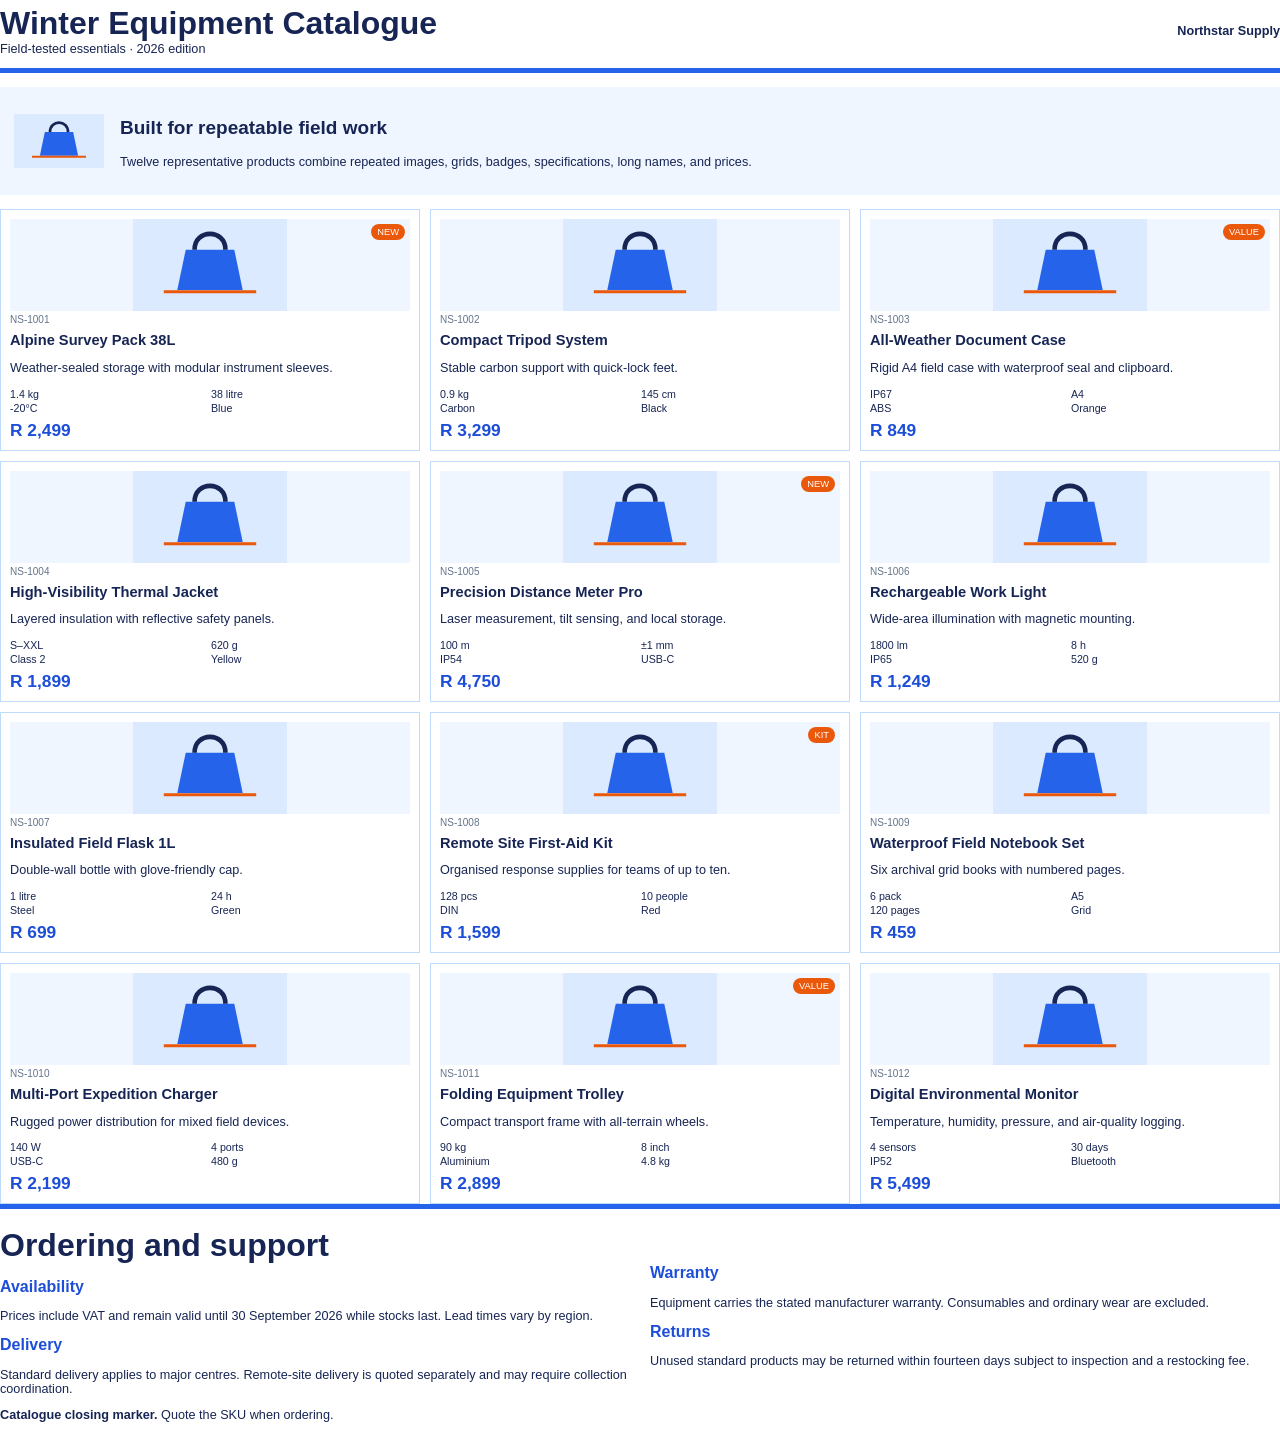
<file: fixtures/catalogue/document.html>
<!doctype html><html><head><meta charset="utf-8"><style>
@page{size:A4;margin:10mm}*{box-sizing:border-box}body{margin:0;background:white;color:#172554;font:9.5pt Arial,sans-serif}header{display:flex;justify-content:space-between;align-items:center;border-bottom:5px solid #2563eb;padding:5px 0 12px;margin-bottom:14px}h1{margin:0;font-size:24pt}.intro{background:#eff6ff;padding:14px;margin-bottom:14px;display:flex;gap:16px;align-items:center}.intro img{width:90px}.grid{display:grid;grid-template-columns:repeat(3,1fr);gap:10px}.product{border:1px solid #bfdbfe;padding:9px;break-inside:avoid;position:relative}.product img{width:100%;height:92px;object-fit:contain;background:#eff6ff}.product h2{font-size:11pt;margin:7px 0 3px}.sku{font-size:7.5pt;color:#64748b}.price{font-size:13pt;font-weight:bold;color:#1d4ed8;margin-top:6px}.badge{position:absolute;top:14px;right:14px;background:#ea580c;color:white;padding:3px 6px;border-radius:9px;font-size:7pt}.specs{display:grid;grid-template-columns:1fr 1fr;gap:2px;margin-top:6px;font-size:8pt}.closing{break-before:page;border-top:5px solid #2563eb;padding-top:18px}.terms{columns:2;column-gap:20px}.terms h2{break-after:avoid;font-size:12pt;color:#1d4ed8}
</style></head><body><header><div><h1>Winter Equipment Catalogue</h1><span>Field-tested essentials · 2026 edition</span></div><strong>Northstar Supply</strong></header><section class="intro"><img src="product.svg" alt="Equipment illustration"><div><h2>Built for repeatable field work</h2><p>Twelve representative products combine repeated images, grids, badges, specifications, long names, and prices.</p></div></section><div class="grid">
<article class="product"><span class="badge">NEW</span><img src="product.svg"><div class="sku">NS-1001</div><h2>Alpine Survey Pack 38L</h2><p>Weather-sealed storage with modular instrument sleeves.</p><div class="specs"><span>1.4 kg</span><span>38 litre</span><span>-20°C</span><span>Blue</span></div><div class="price">R 2,499</div></article>
<article class="product"><img src="product.svg"><div class="sku">NS-1002</div><h2>Compact Tripod System</h2><p>Stable carbon support with quick-lock feet.</p><div class="specs"><span>0.9 kg</span><span>145 cm</span><span>Carbon</span><span>Black</span></div><div class="price">R 3,299</div></article>
<article class="product"><span class="badge">VALUE</span><img src="product.svg"><div class="sku">NS-1003</div><h2>All-Weather Document Case</h2><p>Rigid A4 field case with waterproof seal and clipboard.</p><div class="specs"><span>IP67</span><span>A4</span><span>ABS</span><span>Orange</span></div><div class="price">R 849</div></article>
<article class="product"><img src="product.svg"><div class="sku">NS-1004</div><h2>High-Visibility Thermal Jacket</h2><p>Layered insulation with reflective safety panels.</p><div class="specs"><span>S–XXL</span><span>620 g</span><span>Class 2</span><span>Yellow</span></div><div class="price">R 1,899</div></article>
<article class="product"><span class="badge">NEW</span><img src="product.svg"><div class="sku">NS-1005</div><h2>Precision Distance Meter Pro</h2><p>Laser measurement, tilt sensing, and local storage.</p><div class="specs"><span>100 m</span><span>±1 mm</span><span>IP54</span><span>USB-C</span></div><div class="price">R 4,750</div></article>
<article class="product"><img src="product.svg"><div class="sku">NS-1006</div><h2>Rechargeable Work Light</h2><p>Wide-area illumination with magnetic mounting.</p><div class="specs"><span>1800 lm</span><span>8 h</span><span>IP65</span><span>520 g</span></div><div class="price">R 1,249</div></article>
<article class="product"><img src="product.svg"><div class="sku">NS-1007</div><h2>Insulated Field Flask 1L</h2><p>Double-wall bottle with glove-friendly cap.</p><div class="specs"><span>1 litre</span><span>24 h</span><span>Steel</span><span>Green</span></div><div class="price">R 699</div></article>
<article class="product"><span class="badge">KIT</span><img src="product.svg"><div class="sku">NS-1008</div><h2>Remote Site First-Aid Kit</h2><p>Organised response supplies for teams of up to ten.</p><div class="specs"><span>128 pcs</span><span>10 people</span><span>DIN</span><span>Red</span></div><div class="price">R 1,599</div></article>
<article class="product"><img src="product.svg"><div class="sku">NS-1009</div><h2>Waterproof Field Notebook Set</h2><p>Six archival grid books with numbered pages.</p><div class="specs"><span>6 pack</span><span>A5</span><span>120 pages</span><span>Grid</span></div><div class="price">R 459</div></article>
<article class="product"><img src="product.svg"><div class="sku">NS-1010</div><h2>Multi-Port Expedition Charger</h2><p>Rugged power distribution for mixed field devices.</p><div class="specs"><span>140 W</span><span>4 ports</span><span>USB-C</span><span>480 g</span></div><div class="price">R 2,199</div></article>
<article class="product"><span class="badge">VALUE</span><img src="product.svg"><div class="sku">NS-1011</div><h2>Folding Equipment Trolley</h2><p>Compact transport frame with all-terrain wheels.</p><div class="specs"><span>90 kg</span><span>8 inch</span><span>Aluminium</span><span>4.8 kg</span></div><div class="price">R 2,899</div></article>
<article class="product"><img src="product.svg"><div class="sku">NS-1012</div><h2>Digital Environmental Monitor</h2><p>Temperature, humidity, pressure, and air-quality logging.</p><div class="specs"><span>4 sensors</span><span>30 days</span><span>IP52</span><span>Bluetooth</span></div><div class="price">R 5,499</div></article></div>
<section class="closing"><h1>Ordering and support</h1><div class="terms"><h2>Availability</h2><p>Prices include VAT and remain valid until 30 September 2026 while stocks last. Lead times vary by region.</p><h2>Delivery</h2><p>Standard delivery applies to major centres. Remote-site delivery is quoted separately and may require collection coordination.</p><h2>Warranty</h2><p>Equipment carries the stated manufacturer warranty. Consumables and ordinary wear are excluded.</p><h2>Returns</h2><p>Unused standard products may be returned within fourteen days subject to inspection and a restocking fee.</p></div><p><strong>Catalogue closing marker.</strong> Quote the SKU when ordering.</p></section></body></html>
</file>
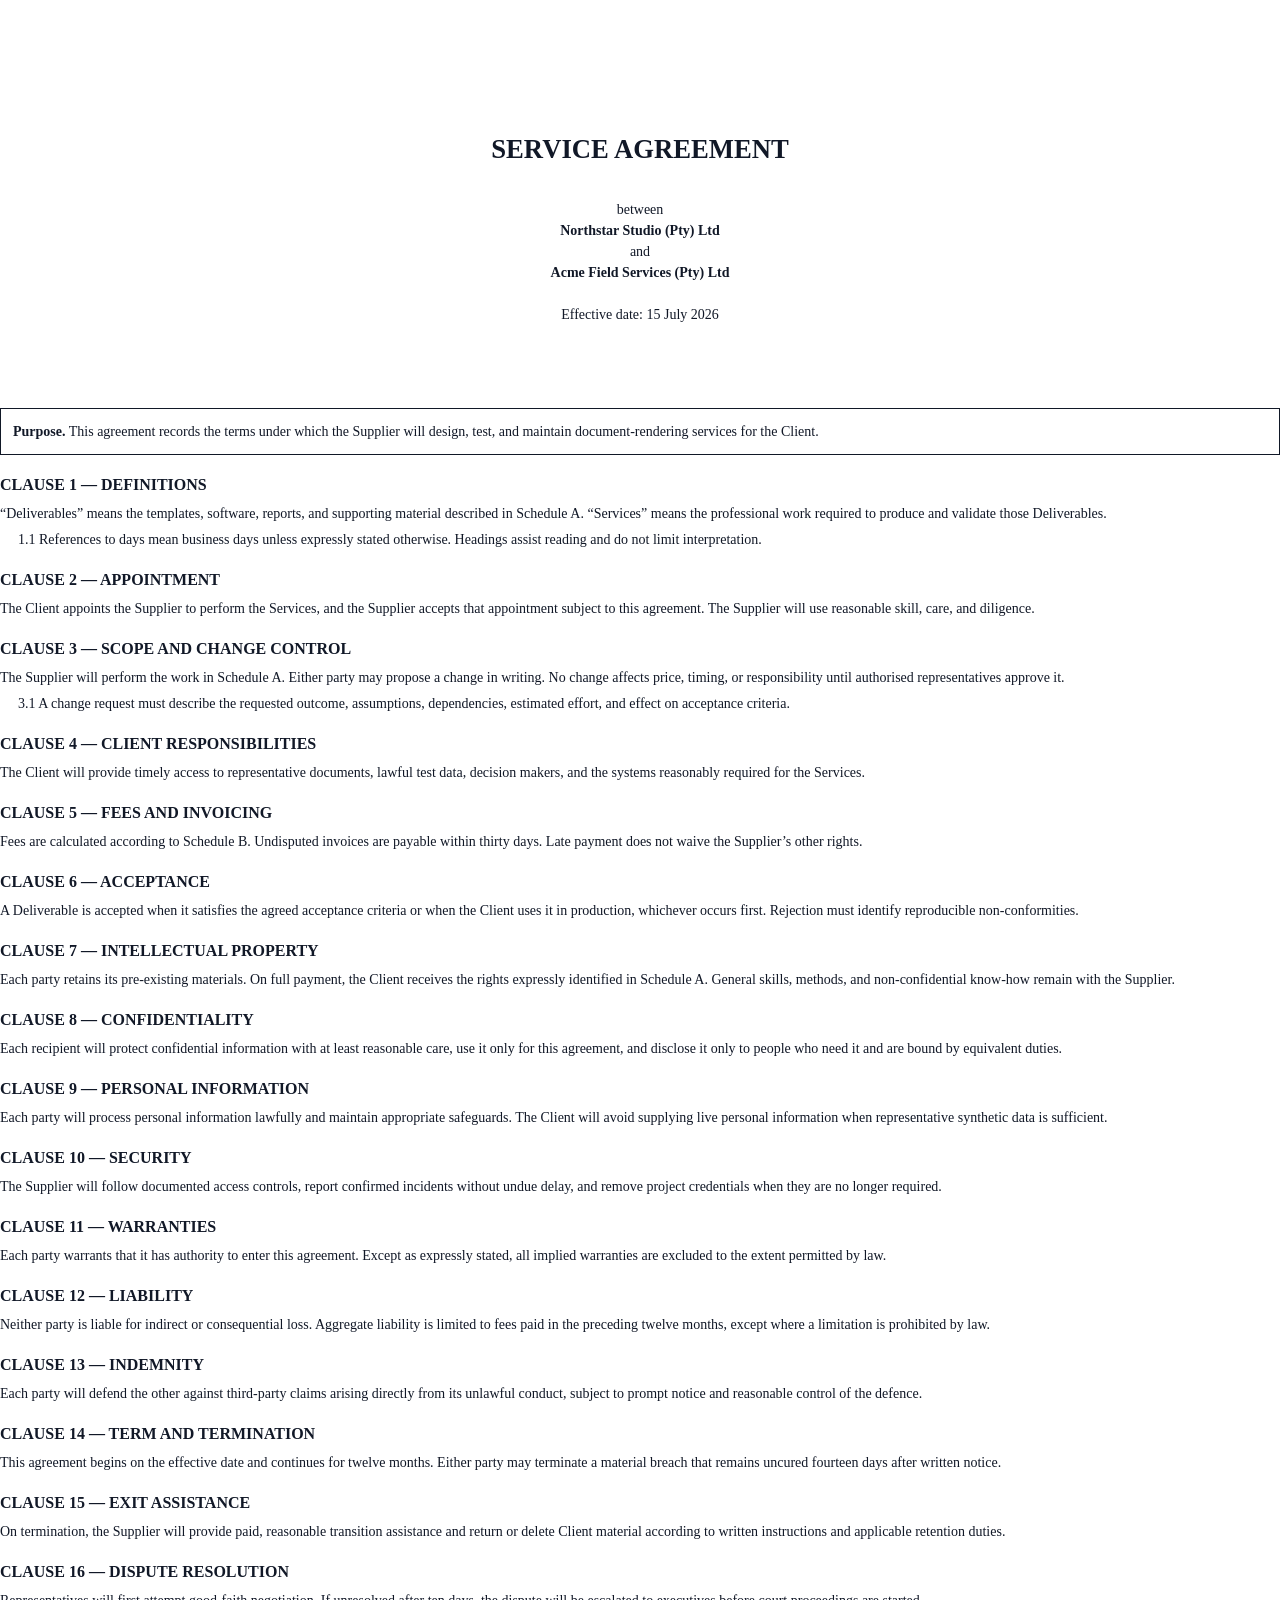
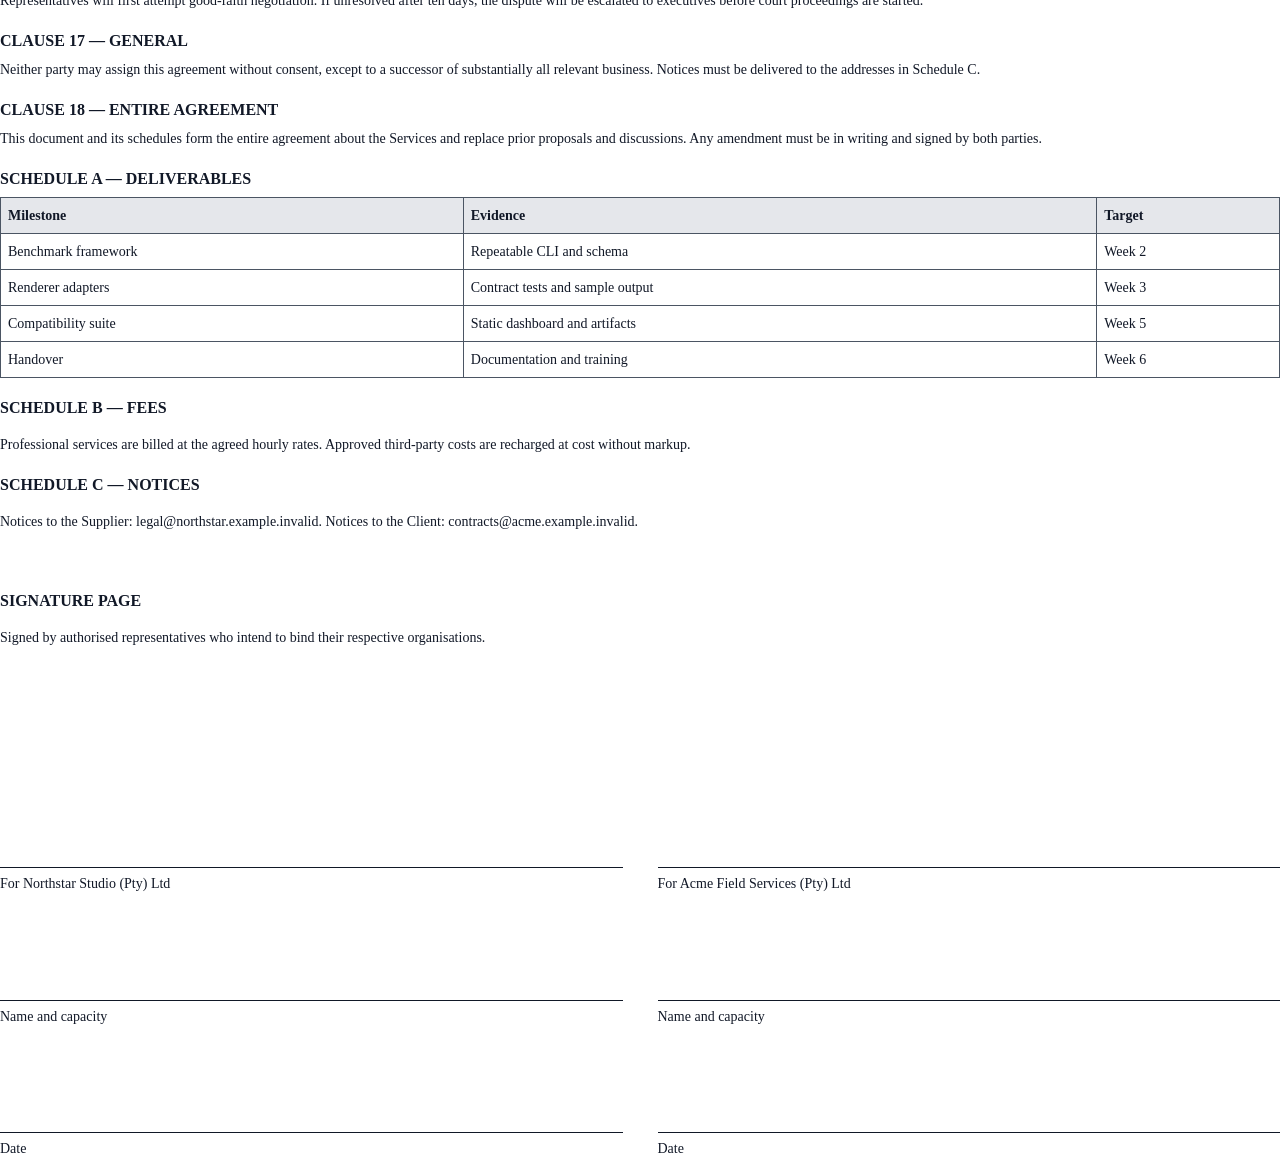
<file: fixtures/contract/document.html>
<!doctype html><html><head><meta charset="utf-8"><style>
@page{size:A4;margin:18mm 17mm 20mm;@bottom-center{content:"Service Agreement · Confidential"}}*{box-sizing:border-box}body{margin:0;color:#111827;font:10.5pt "Times New Roman",serif;line-height:1.5}h1{text-align:center;font-size:20pt;margin:34mm 0 8mm}h2{font-size:12pt;text-transform:uppercase;break-after:avoid;margin:18px 0 6px}.parties{text-align:center;margin-bottom:22mm}.notice{border:1px solid #111827;padding:12px;margin:16px 0}.clause{break-inside:auto}.clause p{margin:5px 0;text-align:justify}.sub{padding-left:18px}.schedule{break-before:page}.signature{break-before:page;margin-top:15mm}.sign-grid{display:grid;grid-template-columns:1fr 1fr;gap:35px;margin-top:30mm}.line{border-top:1px solid #111827;padding-top:5px;margin-top:28mm}table{border-collapse:collapse;width:100%}th,td{border:1px solid #4b5563;padding:7px;text-align:left}th{background:#e5e7eb}
</style></head><body><h1>SERVICE AGREEMENT</h1><div class="parties">between<br><strong>Northstar Studio (Pty) Ltd</strong><br>and<br><strong>Acme Field Services (Pty) Ltd</strong><br><br>Effective date: 15 July 2026</div><div class="notice"><strong>Purpose.</strong> This agreement records the terms under which the Supplier will design, test, and maintain document-rendering services for the Client.</div>
<section class="clause"><h2>Clause 1 — Definitions</h2><p>“Deliverables” means the templates, software, reports, and supporting material described in Schedule A. “Services” means the professional work required to produce and validate those Deliverables.</p><p class="sub">1.1 References to days mean business days unless expressly stated otherwise. Headings assist reading and do not limit interpretation.</p></section>
<section class="clause"><h2>Clause 2 — Appointment</h2><p>The Client appoints the Supplier to perform the Services, and the Supplier accepts that appointment subject to this agreement. The Supplier will use reasonable skill, care, and diligence.</p></section>
<section class="clause"><h2>Clause 3 — Scope and change control</h2><p>The Supplier will perform the work in Schedule A. Either party may propose a change in writing. No change affects price, timing, or responsibility until authorised representatives approve it.</p><p class="sub">3.1 A change request must describe the requested outcome, assumptions, dependencies, estimated effort, and effect on acceptance criteria.</p></section>
<section class="clause"><h2>Clause 4 — Client responsibilities</h2><p>The Client will provide timely access to representative documents, lawful test data, decision makers, and the systems reasonably required for the Services.</p></section>
<section class="clause"><h2>Clause 5 — Fees and invoicing</h2><p>Fees are calculated according to Schedule B. Undisputed invoices are payable within thirty days. Late payment does not waive the Supplier’s other rights.</p></section>
<section class="clause"><h2>Clause 6 — Acceptance</h2><p>A Deliverable is accepted when it satisfies the agreed acceptance criteria or when the Client uses it in production, whichever occurs first. Rejection must identify reproducible non-conformities.</p></section>
<section class="clause"><h2>Clause 7 — Intellectual property</h2><p>Each party retains its pre-existing materials. On full payment, the Client receives the rights expressly identified in Schedule A. General skills, methods, and non-confidential know-how remain with the Supplier.</p></section>
<section class="clause"><h2>Clause 8 — Confidentiality</h2><p>Each recipient will protect confidential information with at least reasonable care, use it only for this agreement, and disclose it only to people who need it and are bound by equivalent duties.</p></section>
<section class="clause"><h2>Clause 9 — Personal information</h2><p>Each party will process personal information lawfully and maintain appropriate safeguards. The Client will avoid supplying live personal information when representative synthetic data is sufficient.</p></section>
<section class="clause"><h2>Clause 10 — Security</h2><p>The Supplier will follow documented access controls, report confirmed incidents without undue delay, and remove project credentials when they are no longer required.</p></section>
<section class="clause"><h2>Clause 11 — Warranties</h2><p>Each party warrants that it has authority to enter this agreement. Except as expressly stated, all implied warranties are excluded to the extent permitted by law.</p></section>
<section class="clause"><h2>Clause 12 — Liability</h2><p>Neither party is liable for indirect or consequential loss. Aggregate liability is limited to fees paid in the preceding twelve months, except where a limitation is prohibited by law.</p></section>
<section class="clause"><h2>Clause 13 — Indemnity</h2><p>Each party will defend the other against third-party claims arising directly from its unlawful conduct, subject to prompt notice and reasonable control of the defence.</p></section>
<section class="clause"><h2>Clause 14 — Term and termination</h2><p>This agreement begins on the effective date and continues for twelve months. Either party may terminate a material breach that remains uncured fourteen days after written notice.</p></section>
<section class="clause"><h2>Clause 15 — Exit assistance</h2><p>On termination, the Supplier will provide paid, reasonable transition assistance and return or delete Client material according to written instructions and applicable retention duties.</p></section>
<section class="clause"><h2>Clause 16 — Dispute resolution</h2><p>Representatives will first attempt good-faith negotiation. If unresolved after ten days, the dispute will be escalated to executives before court proceedings are started.</p></section>
<section class="clause"><h2>Clause 17 — General</h2><p>Neither party may assign this agreement without consent, except to a successor of substantially all relevant business. Notices must be delivered to the addresses in Schedule C.</p></section>
<section class="clause"><h2>Clause 18 — Entire agreement</h2><p>This document and its schedules form the entire agreement about the Services and replace prior proposals and discussions. Any amendment must be in writing and signed by both parties.</p></section>
<section class="schedule"><h2>Schedule A — Deliverables</h2><table><thead><tr><th>Milestone</th><th>Evidence</th><th>Target</th></tr></thead><tbody><tr><td>Benchmark framework</td><td>Repeatable CLI and schema</td><td>Week 2</td></tr><tr><td>Renderer adapters</td><td>Contract tests and sample output</td><td>Week 3</td></tr><tr><td>Compatibility suite</td><td>Static dashboard and artifacts</td><td>Week 5</td></tr><tr><td>Handover</td><td>Documentation and training</td><td>Week 6</td></tr></tbody></table><h2>Schedule B — Fees</h2><p>Professional services are billed at the agreed hourly rates. Approved third-party costs are recharged at cost without markup.</p><h2>Schedule C — Notices</h2><p>Notices to the Supplier: legal@northstar.example.invalid. Notices to the Client: contracts@acme.example.invalid.</p></section>
<section class="signature"><h2>Signature page</h2><p>Signed by authorised representatives who intend to bind their respective organisations.</p><div class="sign-grid"><div><div class="line">For Northstar Studio (Pty) Ltd</div><div class="line">Name and capacity</div><div class="line">Date</div></div><div><div class="line">For Acme Field Services (Pty) Ltd</div><div class="line">Name and capacity</div><div class="line">Date</div></div></div></section></body></html>
</file>
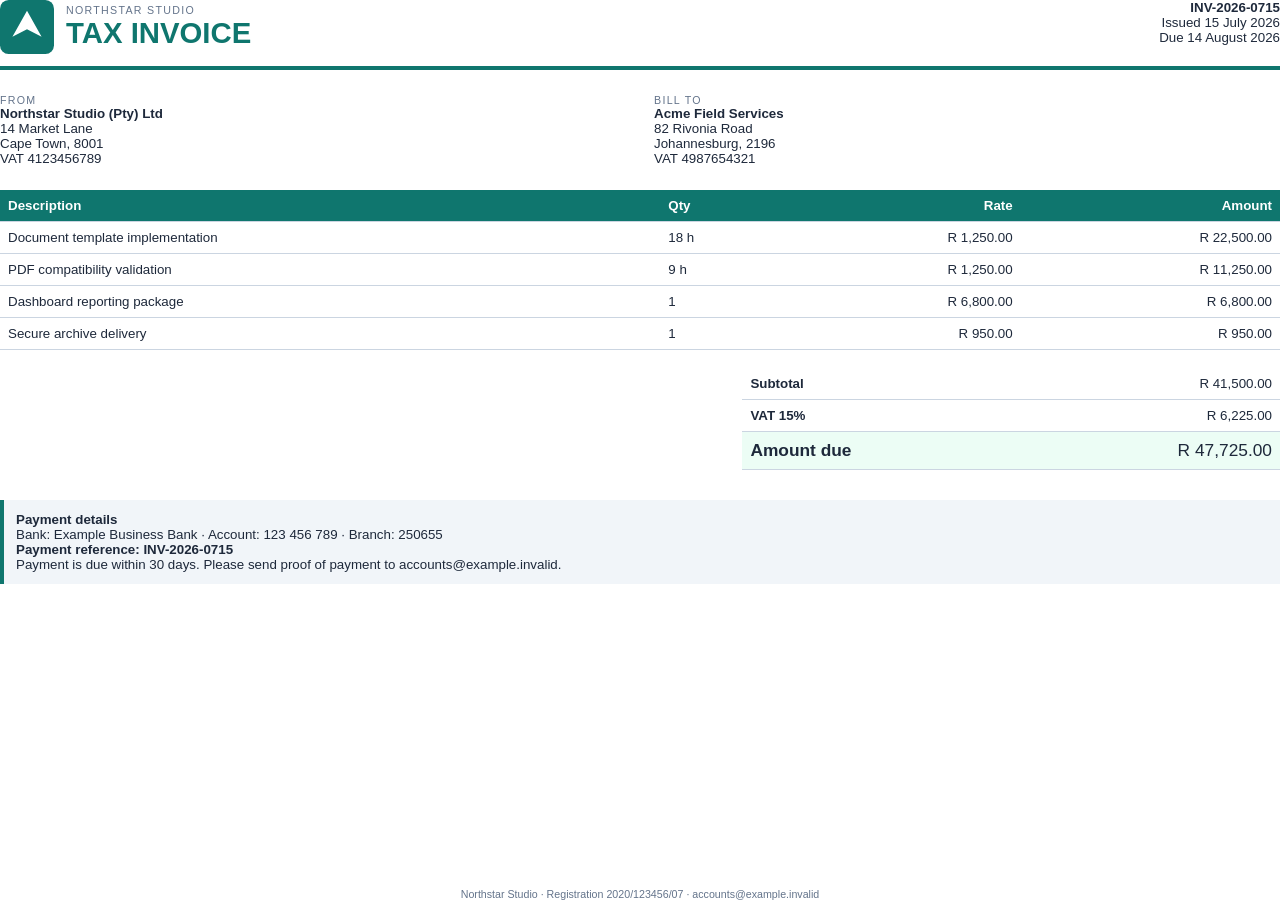
<file: fixtures/invoice/document.html>
<!doctype html><html><head><meta charset="utf-8"><style>
@page{size:A4;margin:12mm}*{box-sizing:border-box}body{margin:0;color:#1e293b;font:10pt Arial,sans-serif}.top{display:flex;justify-content:space-between;border-bottom:4px solid #0f766e;padding-bottom:12px}.brand{display:flex;gap:12px;align-items:center}.brand img{width:54px;height:54px}.brand h1{font-size:22pt;margin:0;color:#0f766e}.meta{text-align:right}.addresses{display:grid;grid-template-columns:1fr 1fr;gap:28px;margin:24px 0}.label{font-size:8pt;text-transform:uppercase;letter-spacing:.12em;color:#64748b}table{width:100%;border-collapse:collapse}th{background:#0f766e;color:white;text-align:left}th,td{padding:8px;border-bottom:1px solid #cbd5e1}.number{text-align:right;font-variant-numeric:tabular-nums}.summary{width:42%;margin:18px 0 0 auto}.summary td:first-child{font-weight:bold}.due{background:#ecfdf5;font-size:13pt}.terms{margin-top:30px;padding:12px;background:#f1f5f9;border-left:4px solid #0f766e}footer{position:fixed;bottom:0;left:0;right:0;text-align:center;color:#64748b;font-size:8pt}
</style></head><body><div class="top"><div class="brand"><img src="invoice-mark.svg" alt="Northstar mark"><div><div class="label">Northstar Studio</div><h1>TAX INVOICE</h1></div></div><div class="meta"><strong>INV-2026-0715</strong><br>Issued 15 July 2026<br>Due 14 August 2026</div></div><div class="addresses"><section><div class="label">From</div><strong>Northstar Studio (Pty) Ltd</strong><br>14 Market Lane<br>Cape Town, 8001<br>VAT 4123456789</section><section><div class="label">Bill to</div><strong>Acme Field Services</strong><br>82 Rivonia Road<br>Johannesburg, 2196<br>VAT 4987654321</section></div><table><thead><tr><th>Description</th><th>Qty</th><th class="number">Rate</th><th class="number">Amount</th></tr></thead><tbody><tr><td>Document template implementation</td><td>18 h</td><td class="number">R 1,250.00</td><td class="number">R 22,500.00</td></tr><tr><td>PDF compatibility validation</td><td>9 h</td><td class="number">R 1,250.00</td><td class="number">R 11,250.00</td></tr><tr><td>Dashboard reporting package</td><td>1</td><td class="number">R 6,800.00</td><td class="number">R 6,800.00</td></tr><tr><td>Secure archive delivery</td><td>1</td><td class="number">R 950.00</td><td class="number">R 950.00</td></tr></tbody></table><table class="summary"><tr><td>Subtotal</td><td class="number">R 41,500.00</td></tr><tr><td>VAT 15%</td><td class="number">R 6,225.00</td></tr><tr class="due"><td>Amount due</td><td class="number">R 47,725.00</td></tr></table><div class="terms"><strong>Payment details</strong><br>Bank: Example Business Bank · Account: 123 456 789 · Branch: 250655<br><strong>Payment reference: INV-2026-0715</strong><br>Payment is due within 30 days. Please send proof of payment to accounts@example.invalid.</div><footer>Northstar Studio · Registration 2020/123456/07 · accounts@example.invalid</footer></body></html>
</file>
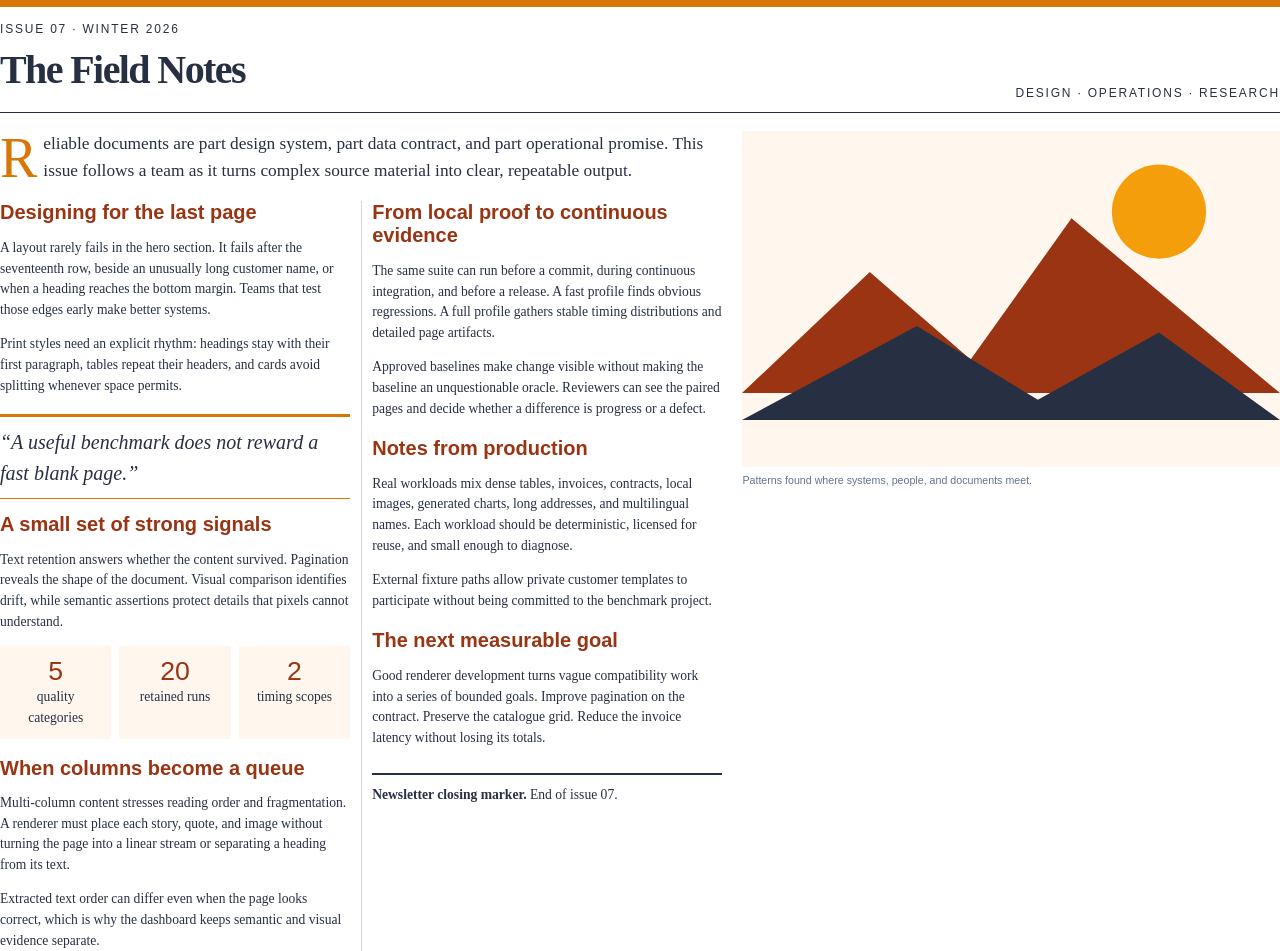
<file: fixtures/newsletter/document.html>
<!doctype html><html><head><meta charset="utf-8"><style>
@page{size:A4;margin:13mm}@page:first{margin-top:9mm}*{box-sizing:border-box}body{margin:0;color:#273043;font:10.2pt Georgia,serif;line-height:1.52}header{border-top:7px solid #d97706;border-bottom:1px solid #273043;padding:12px 0;margin-bottom:18px;display:flex;justify-content:space-between;align-items:end}h1{font-size:30pt;margin:0;letter-spacing:-.04em}header span{font:9pt Arial;text-transform:uppercase;letter-spacing:.15em}.hero{width:42%;float:right;margin:0 0 12px 20px}.hero img{width:100%}.hero figcaption{font:8pt Arial;color:#64748b}.lead{font-size:13pt}.lead:first-letter{float:left;font-size:42pt;line-height:.8;padding:5px 6px 0 0;color:#d97706}.columns{columns:2;column-gap:22px;column-rule:1px solid #d6d3d1}.story{break-inside:avoid;margin-bottom:18px}.story h2{font:700 15pt Arial;margin:0 0 5px;color:#9a3412}.pull{break-inside:avoid;border-top:3px solid #d97706;border-bottom:1px solid #d97706;padding:10px 0;margin:14px 0;font-size:15pt;font-style:italic}.data{display:grid;grid-template-columns:repeat(3,1fr);gap:8px;break-inside:avoid;margin:14px 0}.data div{background:#fff7ed;padding:10px;text-align:center}.data strong{display:block;font:20pt Arial;color:#9a3412}.break{break-before:page}.closing{margin-top:24px;border-top:2px solid #273043;padding-top:10px}
</style></head><body><header><div><span>Issue 07 · Winter 2026</span><h1>The Field Notes</h1></div><span>Design · Operations · Research</span></header><figure class="hero"><img src="landscape.svg" alt="Abstract winter landscape"><figcaption>Patterns found where systems, people, and documents meet.</figcaption></figure><p class="lead">Reliable documents are part design system, part data contract, and part operational promise. This issue follows a team as it turns complex source material into clear, repeatable output.</p><div class="columns"><article class="story"><h2>Designing for the last page</h2><p>A layout rarely fails in the hero section. It fails after the seventeenth row, beside an unusually long customer name, or when a heading reaches the bottom margin. Teams that test those edges early make better systems.</p><p>Print styles need an explicit rhythm: headings stay with their first paragraph, tables repeat their headers, and cards avoid splitting whenever space permits.</p></article><aside class="pull">“A useful benchmark does not reward a fast blank page.”</aside><article class="story"><h2>A small set of strong signals</h2><p>Text retention answers whether the content survived. Pagination reveals the shape of the document. Visual comparison identifies drift, while semantic assertions protect details that pixels cannot understand.</p><div class="data"><div><strong>5</strong>quality categories</div><div><strong>20</strong>retained runs</div><div><strong>2</strong>timing scopes</div></div></article><article class="story"><h2>When columns become a queue</h2><p>Multi-column content stresses reading order and fragmentation. A renderer must place each story, quote, and image without turning the page into a linear stream or separating a heading from its text.</p><p>Extracted text order can differ even when the page looks correct, which is why the dashboard keeps semantic and visual evidence separate.</p></article><article class="story break"><h2>From local proof to continuous evidence</h2><p>The same suite can run before a commit, during continuous integration, and before a release. A fast profile finds obvious regressions. A full profile gathers stable timing distributions and detailed page artifacts.</p><p>Approved baselines make change visible without making the baseline an unquestionable oracle. Reviewers can see the paired pages and decide whether a difference is progress or a defect.</p></article><article class="story"><h2>Notes from production</h2><p>Real workloads mix dense tables, invoices, contracts, local images, generated charts, long addresses, and multilingual names. Each workload should be deterministic, licensed for reuse, and small enough to diagnose.</p><p>External fixture paths allow private customer templates to participate without being committed to the benchmark project.</p></article><article class="story"><h2>The next measurable goal</h2><p>Good renderer development turns vague compatibility work into a series of bounded goals. Improve pagination on the contract. Preserve the catalogue grid. Reduce the invoice latency without losing its totals.</p><p class="closing"><strong>Newsletter closing marker.</strong> End of issue 07.</p></article></div></body></html>
</file>
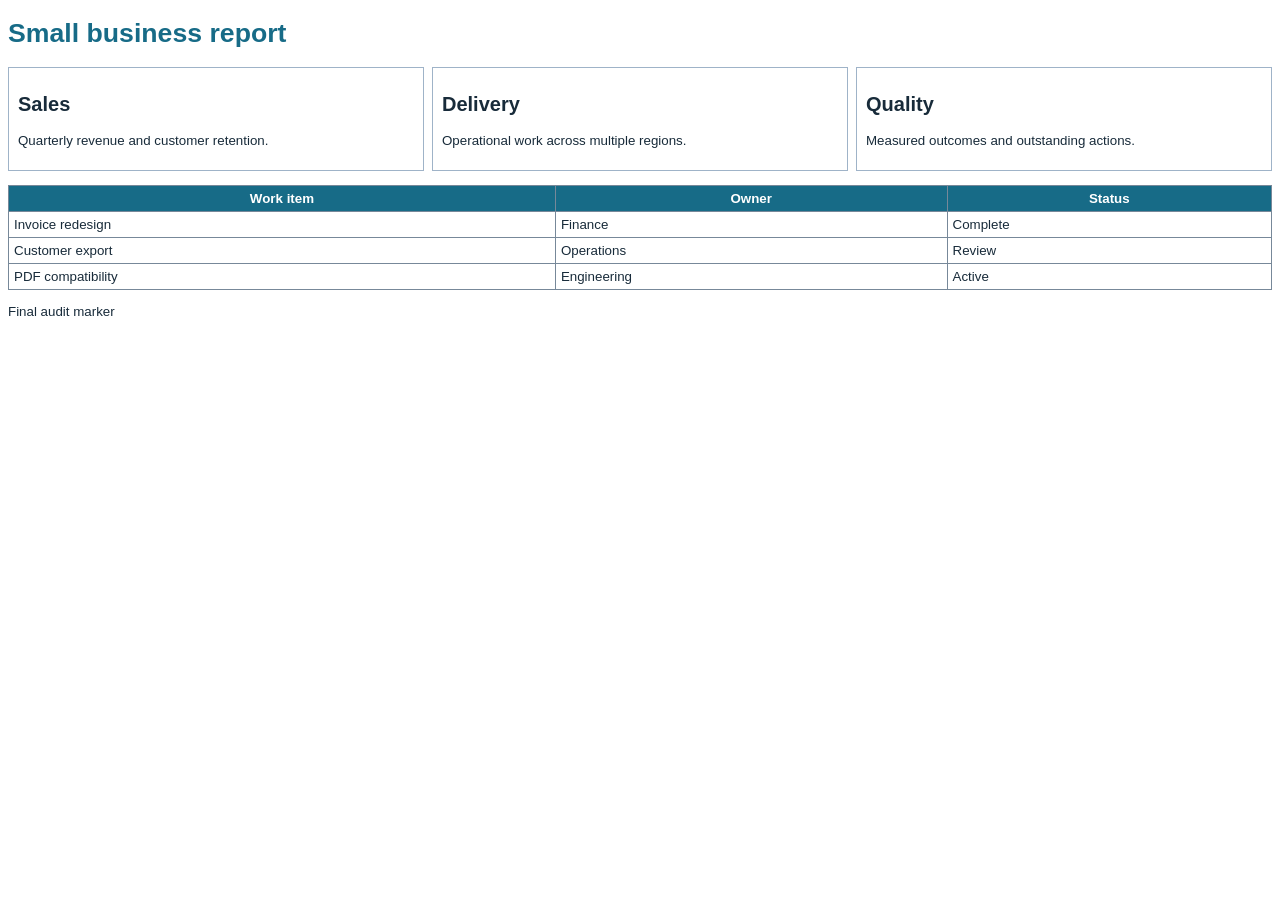
<file: fixtures/small/document.html>
<!doctype html><html><head><meta charset="utf-8"><style>@page{size:A4;margin:10mm}*{box-sizing:border-box}body{font:10pt Arial;color:#182b3a}h1{color:#176b87}.cards{display:grid;grid-template-columns:repeat(3,1fr);gap:8px}.card{border:1px solid #9fb3c8;padding:9px;break-inside:avoid}table{border-collapse:collapse;width:100%;margin-top:14px}th,td{border:1px solid #789;padding:5px}th{background:#176b87;color:white}tr{break-inside:avoid}</style></head><body><h1>Small business report</h1><div class="cards"><div class="card"><h2>Sales</h2><p>Quarterly revenue and customer retention.</p></div><div class="card"><h2>Delivery</h2><p>Operational work across multiple regions.</p></div><div class="card"><h2>Quality</h2><p>Measured outcomes and outstanding actions.</p></div></div><table><thead><tr><th>Work item</th><th>Owner</th><th>Status</th></tr></thead><tbody><tr><td>Invoice redesign</td><td>Finance</td><td>Complete</td></tr><tr><td>Customer export</td><td>Operations</td><td>Review</td></tr><tr><td>PDF compatibility</td><td>Engineering</td><td>Active</td></tr></tbody></table><p>Final audit marker</p></body></html>
</file>
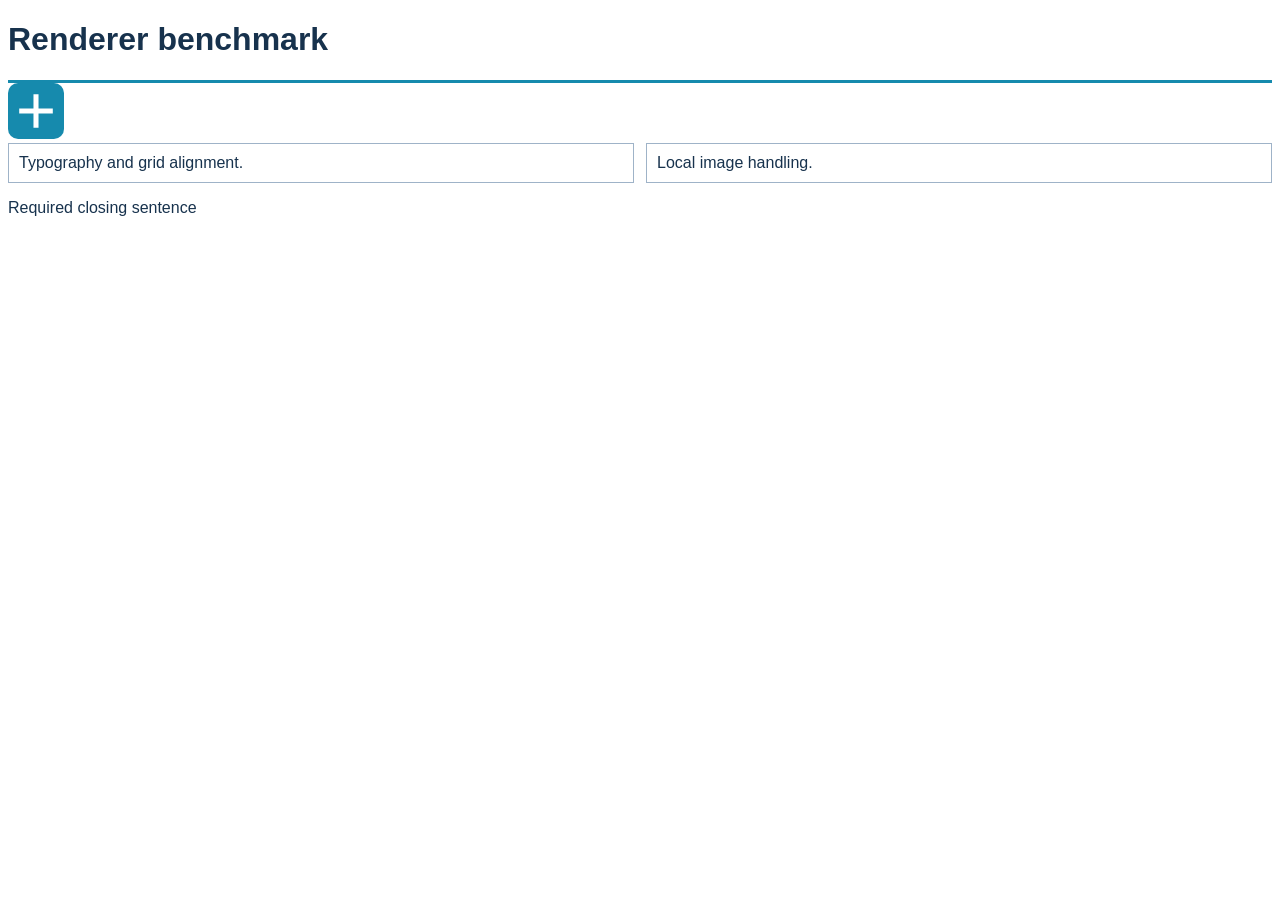
<file: fixtures/tiny/document.html>
<!doctype html><html><head><meta charset="utf-8"><style>@page{size:A4;margin:10mm}body{font:12pt Arial;color:#17324d}header{border-bottom:3px solid #168aad}.grid{display:grid;grid-template-columns:1fr 1fr;gap:12px}.card{border:1px solid #9fb3c8;padding:10px}img{width:56px}</style></head><body><header><h1>Renderer benchmark</h1></header><img src="logo.svg" alt="Lab logo"><div class="grid"><div class="card">Typography and grid alignment.</div><div class="card">Local image handling.</div></div><p>Required closing sentence</p></body></html>
</file>
